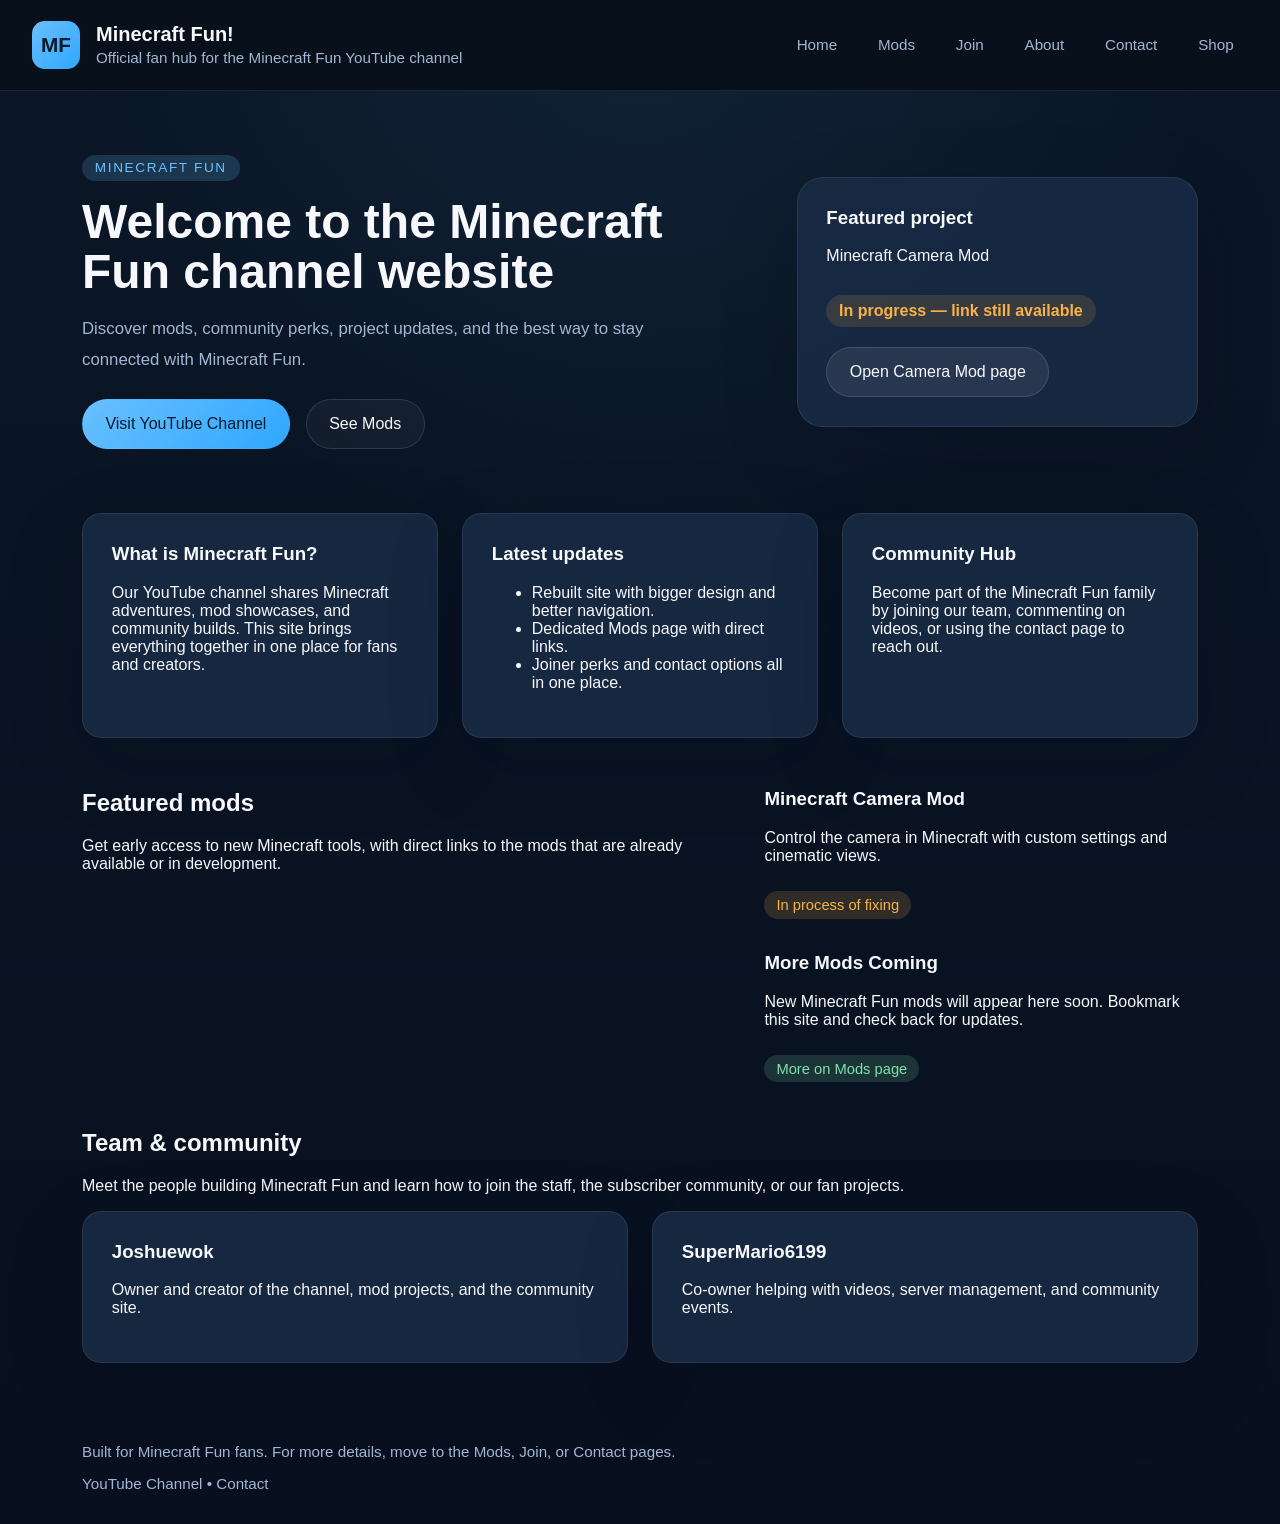
<file: index.html>
<!DOCTYPE html>
<html lang="en">
<head>
  <meta charset="UTF-8" />
  <meta name="viewport" content="width=device-width, initial-scale=1.0" />
  <title>Minecraft Fun!</title>
  <link rel="stylesheet" href="style.css" />
</head>
<body>
  <header class="topbar">
    <div class="brand">
      <div class="logo">MF</div>
      <div>
        <h1>Minecraft Fun!</h1>
        <p>Official fan hub for the Minecraft Fun YouTube channel</p>
      </div>
    </div>
    <nav>
      <a href="index.html">Home</a>
      <a href="mods.html">Mods</a>
      <a href="join.html">Join</a>
      <a href="about.html">About</a>
      <a href="contact.html">Contact</a>
      <a href="shop.html">Shop</a>
    </nav>
  </header>

  <main>
    <section class="hero">
      <div class="hero-copy">
        <span class="eyebrow">Minecraft Fun</span>
        <h2>Welcome to the Minecraft Fun channel website</h2>
        <p>Discover mods, community perks, project updates, and the best way to stay connected with Minecraft Fun.</p>
        <div class="hero-actions">
          <a class="button button-primary" href="https://www.youtube.com/channel/UC1W1mj4ZOsMqXVNVVXcwZIw" target="_blank" rel="noopener">Visit YouTube Channel</a>
          <a class="button" href="mods.html">See Mods</a>
        </div>
      </div>
      <div class="hero-card">
        <h3>Featured project</h3>
        <p>Minecraft Camera Mod</p>
        <p class="status">In progress — link still available</p>
        <a class="button button-secondary" href="https://joshuewok-minecraft-fun-owner.github.io/MC-Camera-Mod" target="_blank" rel="noopener">Open Camera Mod page</a>
      </div>
    </section>

    <section class="section cards-grid">
      <article class="card">
        <h3>What is Minecraft Fun?</h3>
        <p>Our YouTube channel shares Minecraft adventures, mod showcases, and community builds. This site brings everything together in one place for fans and creators.</p>
      </article>
      <article class="card">
        <h3>Latest updates</h3>
        <ul>
          <li>Rebuilt site with bigger design and better navigation.</li>
          <li>Dedicated Mods page with direct links.</li>
          <li>Joiner perks and contact options all in one place.</li>
        </ul>
      </article>
      <article class="card">
        <h3>Community Hub</h3>
        <p>Become part of the Minecraft Fun family by joining our team, commenting on videos, or using the contact page to reach out.</p>
      </article>
    </section>

    <section class="section split-section">
      <div>
        <h2>Featured mods</h2>
        <p>Get early access to new Minecraft tools, with direct links to the mods that are already available or in development.</p>
      </div>
      <div class="feature-list">
        <div class="feature-item">
          <h3>Minecraft Camera Mod</h3>
          <p>Control the camera in Minecraft with custom settings and cinematic views.</p>
          <p class="tag tag-warning">In process of fixing</p>
        </div>
        <div class="feature-item">
          <h3>More Mods Coming</h3>
          <p>New Minecraft Fun mods will appear here soon. Bookmark this site and check back for updates.</p>
          <p class="tag tag-success">More on Mods page</p>
        </div>
      </div>
    </section>

    <section class="section" id="team">
      <h2>Team & community</h2>
      <p>Meet the people building Minecraft Fun and learn how to join the staff, the subscriber community, or our fan projects.</p>
      <div class="team-grid">
        <div class="team-card">
          <h3>Joshuewok</h3>
          <p>Owner and creator of the channel, mod projects, and the community site.</p>
        </div>
        <div class="team-card">
          <h3>SuperMario6199</h3>
          <p>Co-owner helping with videos, server management, and community events.</p>
        </div>
      </div>
    </section>
  </main>

  <footer>
    <p>Built for Minecraft Fun fans. For more details, move to the Mods, Join, or Contact pages.</p>
    <p><a href="https://www.youtube.com/channel/UC1W1mj4ZOsMqXVNVVXcwZIw" target="_blank" rel="noopener">YouTube Channel</a> • <a href="contact.html">Contact</a></p>
  </footer>
</body>
</html>
</file>
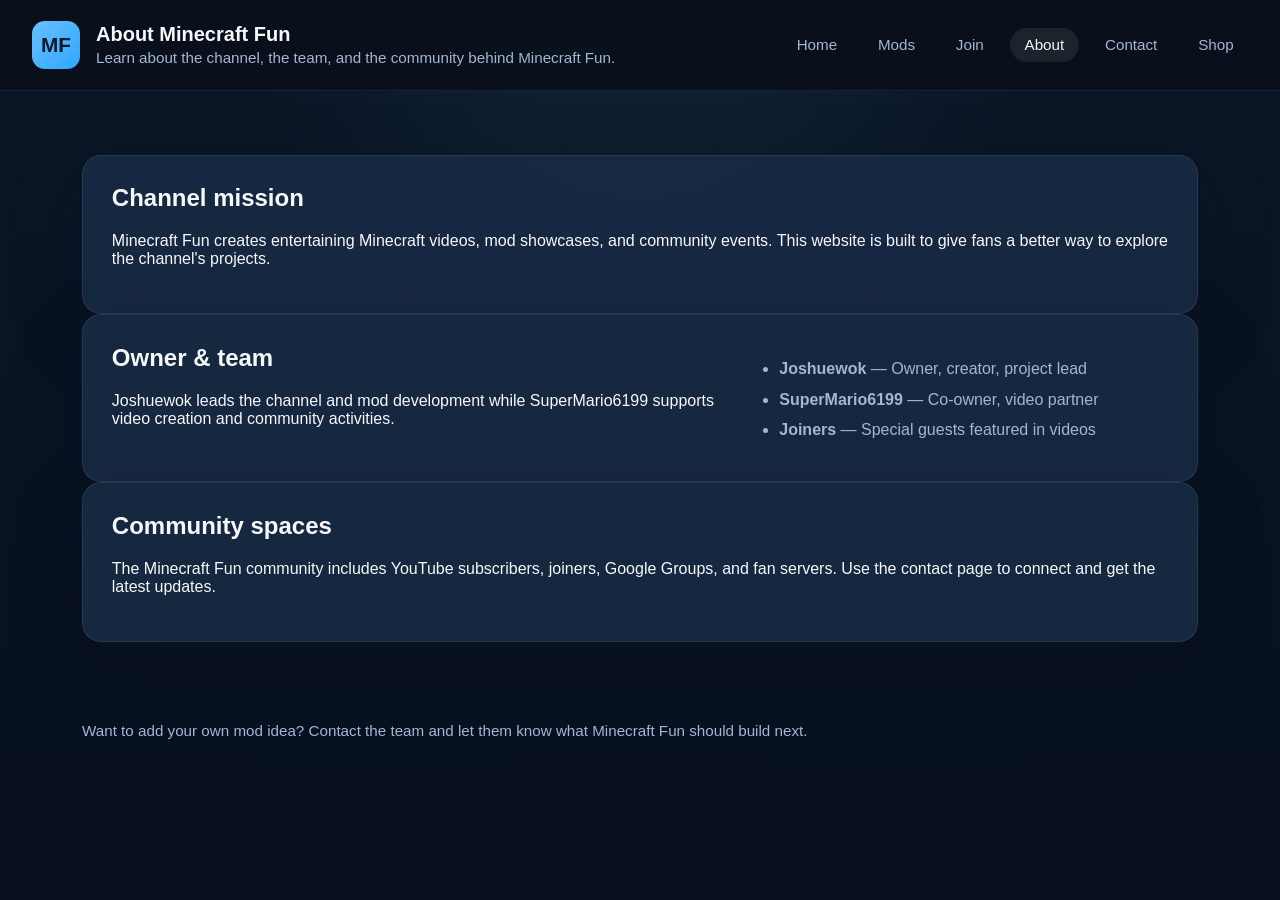
<file: about.html>
<!DOCTYPE html>
<html lang="en">
<head>
  <meta charset="UTF-8" />
  <meta name="viewport" content="width=device-width, initial-scale=1.0" />
  <title>About - Minecraft Fun</title>
  <link rel="stylesheet" href="style.css" />
</head>
<body>
  <header class="topbar">
    <div class="brand">
      <div class="logo">MF</div>
      <div>
        <h1>About Minecraft Fun</h1>
        <p>Learn about the channel, the team, and the community behind Minecraft Fun.</p>
      </div>
    </div>
    <nav>
      <a href="index.html">Home</a>
      <a href="mods.html">Mods</a>
      <a href="join.html">Join</a>
      <a href="about.html" class="active">About</a>
      <a href="contact.html">Contact</a>
      <a href="shop.html">Shop</a>
    </nav>
  </header>

  <main class="section">
    <section class="content-card">
      <h2>Channel mission</h2>
      <p>Minecraft Fun creates entertaining Minecraft videos, mod showcases, and community events. This website is built to give fans a better way to explore the channel's projects.</p>
    </section>

    <section class="content-card split-section">
      <div>
        <h2>Owner & team</h2>
        <p>Joshuewok leads the channel and mod development while SuperMario6199 supports video creation and community activities.</p>
      </div>
      <div class="team-list">
        <ul>
          <li><strong>Joshuewok</strong> — Owner, creator, project lead</li>
          <li><strong>SuperMario6199</strong> — Co-owner, video partner</li>
          <li><strong>Joiners</strong> — Special guests featured in videos</li>
        </ul>
      </div>
    </section>

    <section class="content-card">
      <h2>Community spaces</h2>
      <p>The Minecraft Fun community includes YouTube subscribers, joiners, Google Groups, and fan servers. Use the contact page to connect and get the latest updates.</p>
    </section>
  </main>

  <footer>
    <p>Want to add your own mod idea? Contact the team and let them know what Minecraft Fun should build next.</p>
  </footer>
</body>
</html>
</file>
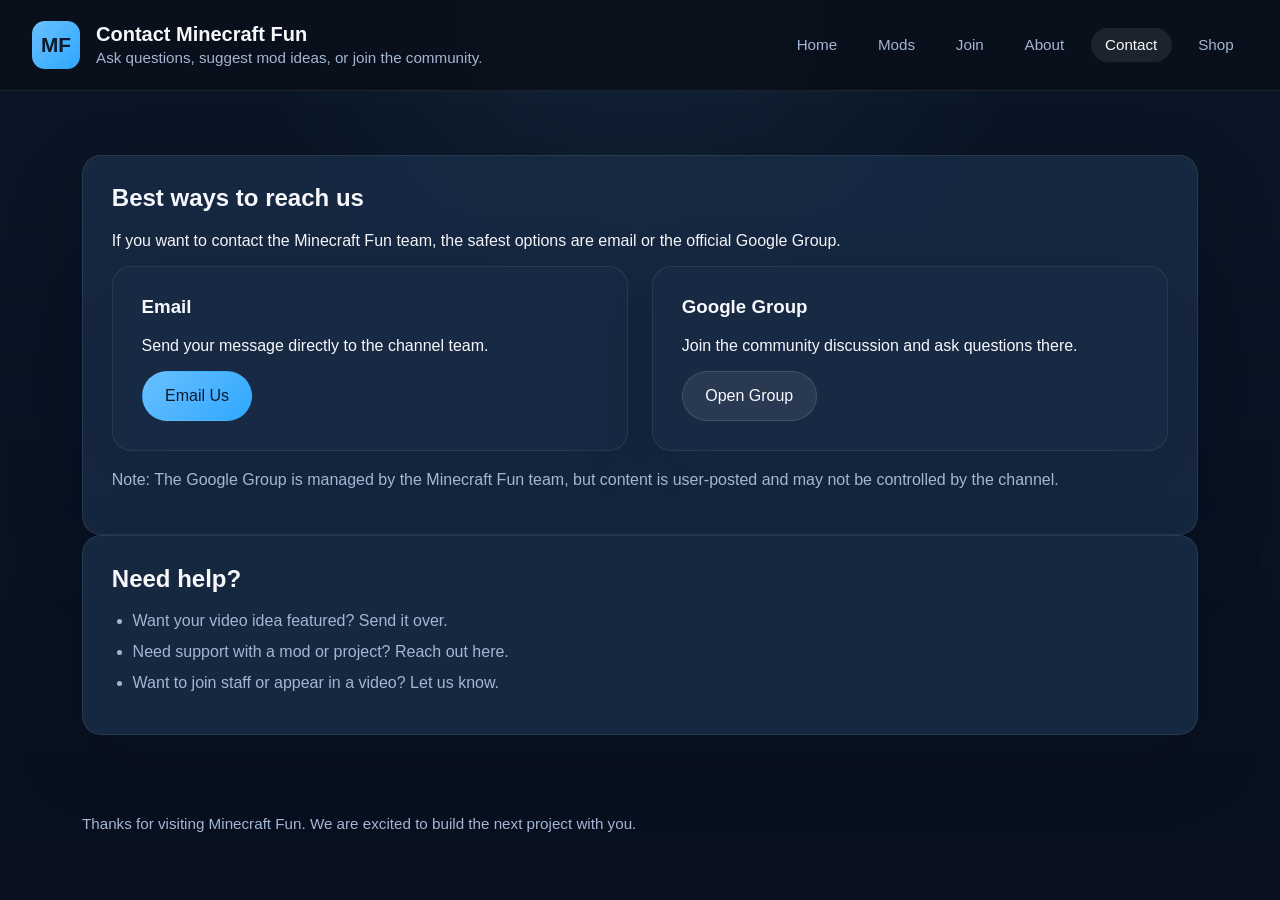
<file: contact.html>
<!DOCTYPE html>
<html lang="en">
<head>
  <meta charset="UTF-8" />
  <meta name="viewport" content="width=device-width, initial-scale=1.0" />
  <title>Contact - Minecraft Fun</title>
  <link rel="stylesheet" href="style.css" />
</head>
<body>
  <header class="topbar">
    <div class="brand">
      <div class="logo">MF</div>
      <div>
        <h1>Contact Minecraft Fun</h1>
        <p>Ask questions, suggest mod ideas, or join the community.</p>
      </div>
    </div>
    <nav>
      <a href="index.html">Home</a>
      <a href="mods.html">Mods</a>
      <a href="join.html">Join</a>
      <a href="about.html">About</a>
      <a href="contact.html" class="active">Contact</a>
      <a href="shop.html">Shop</a>
    </nav>
  </header>

  <main class="section">
    <section class="content-card">
      <h2>Best ways to reach us</h2>
      <p>If you want to contact the Minecraft Fun team, the safest options are email or the official Google Group.</p>
      <div class="contact-grid">
        <div class="contact-card">
          <h3>Email</h3>
          <p>Send your message directly to the channel team.</p>
          <a class="button button-primary" href="mailto:minecraft-fun-ytube@groupsgoogle.com">Email Us</a>
        </div>
        <div class="contact-card">
          <h3>Google Group</h3>
          <p>Join the community discussion and ask questions there.</p>
          <a class="button button-secondary" href="https://groups.google.com/g/minecraft-fun-ytube" target="_blank" rel="noopener">Open Group</a>
        </div>
      </div>
      <p class="note">Note: The Google Group is managed by the Minecraft Fun team, but content is user-posted and may not be controlled by the channel.</p>
    </section>

    <section class="content-card">
      <h2>Need help?</h2>
      <ul>
        <li>Want your video idea featured? Send it over.</li>
        <li>Need support with a mod or project? Reach out here.</li>
        <li>Want to join staff or appear in a video? Let us know.</li>
      </ul>
    </section>
  </main>

  <footer>
    <p>Thanks for visiting Minecraft Fun. We are excited to build the next project with you.</p>
  </footer>
</body>
</html>
</file>
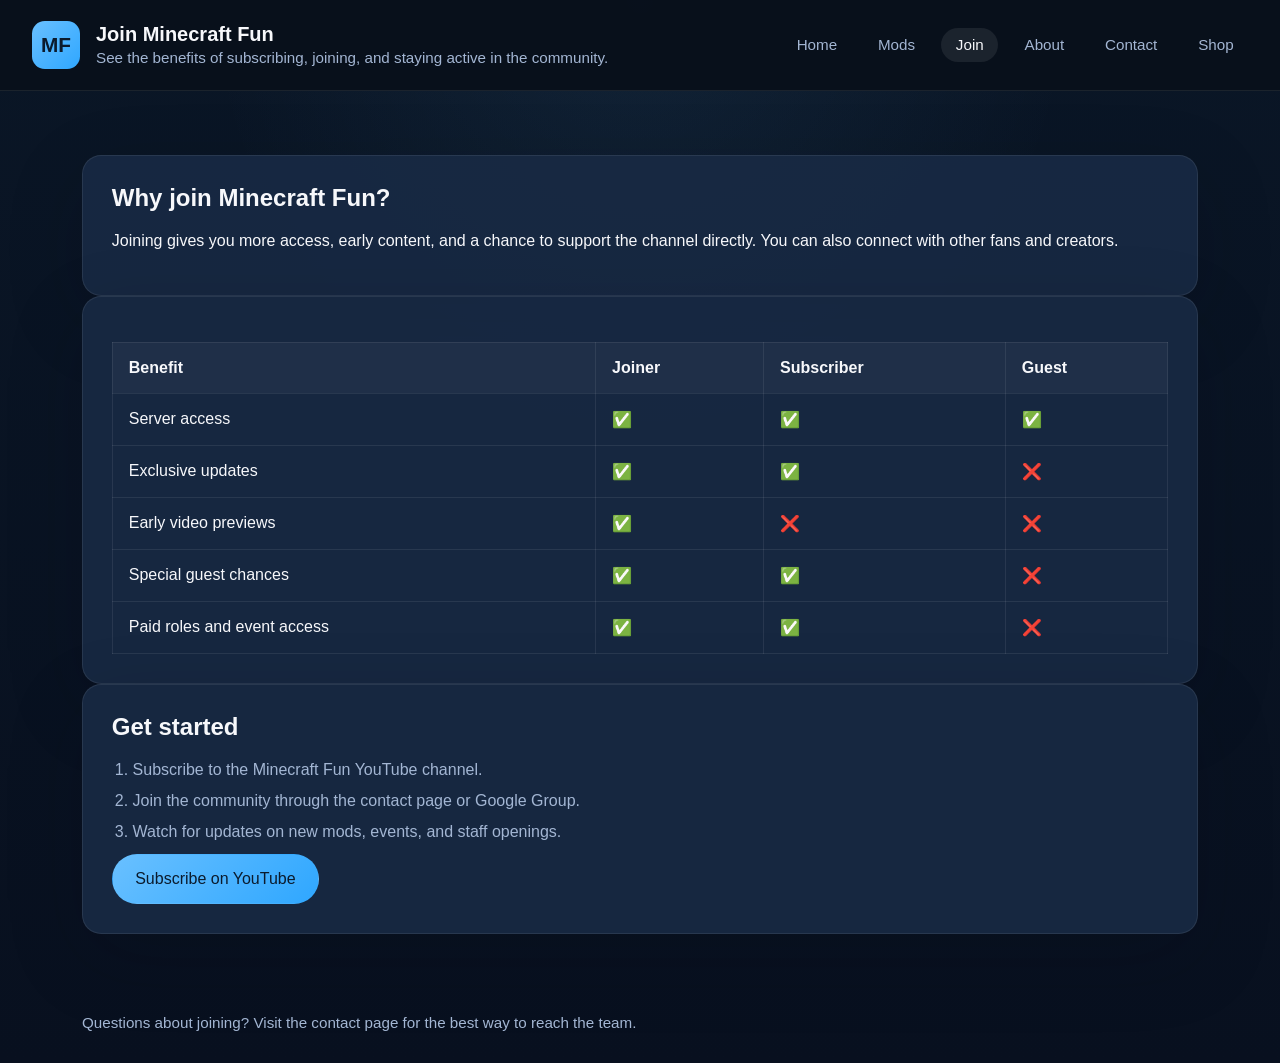
<file: join.html>
<!DOCTYPE html>
<html lang="en">
<head>
  <meta charset="UTF-8" />
  <meta name="viewport" content="width=device-width, initial-scale=1.0" />
  <title>Join - Minecraft Fun</title>
  <link rel="stylesheet" href="style.css" />
</head>
<body>
  <header class="topbar">
    <div class="brand">
      <div class="logo">MF</div>
      <div>
        <h1>Join Minecraft Fun</h1>
        <p>See the benefits of subscribing, joining, and staying active in the community.</p>
      </div>
    </div>
    <nav>
      <a href="index.html">Home</a>
      <a href="mods.html">Mods</a>
      <a href="join.html" class="active">Join</a>
      <a href="about.html">About</a>
      <a href="contact.html">Contact</a>
      <a href="shop.html">Shop</a>
    </nav>
  </header>

  <main class="section">
    <section class="content-card">
      <h2>Why join Minecraft Fun?</h2>
      <p>Joining gives you more access, early content, and a chance to support the channel directly. You can also connect with other fans and creators.</p>
    </section>

    <section class="content-card">
      <table class="benefits-table">
        <thead>
          <tr>
            <th>Benefit</th>
            <th>Joiner</th>
            <th>Subscriber</th>
            <th>Guest</th>
          </tr>
        </thead>
        <tbody>
          <tr>
            <td>Server access</td>
            <td>✅</td>
            <td>✅</td>
            <td>✅</td>
          </tr>
          <tr>
            <td>Exclusive updates</td>
            <td>✅</td>
            <td>✅</td>
            <td>❌</td>
          </tr>
          <tr>
            <td>Early video previews</td>
            <td>✅</td>
            <td>❌</td>
            <td>❌</td>
          </tr>
          <tr>
            <td>Special guest chances</td>
            <td>✅</td>
            <td>✅</td>
            <td>❌</td>
          </tr>
          <tr>
            <td>Paid roles and event access</td>
            <td>✅</td>
            <td>✅</td>
            <td>❌</td>
          </tr>
        </tbody>
      </table>
    </section>

    <section class="content-card">
      <h2>Get started</h2>
      <ol>
        <li>Subscribe to the Minecraft Fun YouTube channel.</li>
        <li>Join the community through the contact page or Google Group.</li>
        <li>Watch for updates on new mods, events, and staff openings.</li>
      </ol>
      <a class="button button-primary" href="https://www.youtube.com/channel/UC1W1mj4ZOsMqXVNVVXcwZIw" target="_blank" rel="noopener">Subscribe on YouTube</a>
    </section>
  </main>

  <footer>
    <p>Questions about joining? Visit the contact page for the best way to reach the team.</p>
  </footer>
</body>
</html>
</file>
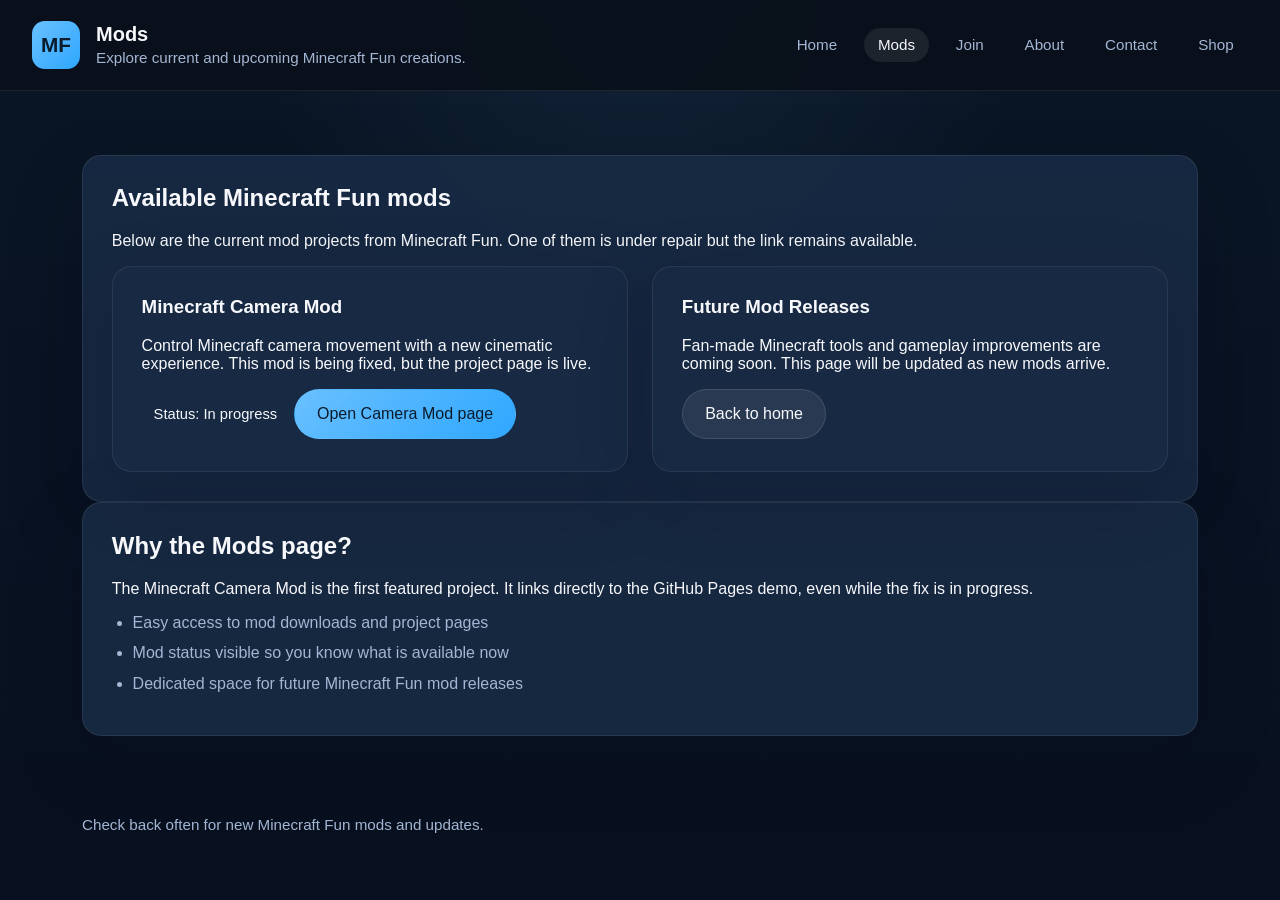
<file: mods.html>
<!DOCTYPE html>
<html lang="en">
<head>
  <meta charset="UTF-8" />
  <meta name="viewport" content="width=device-width, initial-scale=1.0" />
  <title>Mods - Minecraft Fun</title>
  <link rel="stylesheet" href="style.css" />
</head>
<body>
  <header class="topbar">
    <div class="brand">
      <div class="logo">MF</div>
      <div>
        <h1>Mods</h1>
        <p>Explore current and upcoming Minecraft Fun creations.</p>
      </div>
    </div>
    <nav>
      <a href="index.html">Home</a>
      <a href="mods.html" class="active">Mods</a>
      <a href="join.html">Join</a>
      <a href="about.html">About</a>
      <a href="contact.html">Contact</a>
      <a href="shop.html">Shop</a>
    </nav>
  </header>

  <main class="section">
    <section class="content-card">
      <h2>Available Minecraft Fun mods</h2>
      <p>Below are the current mod projects from Minecraft Fun. One of them is under repair but the link remains available.</p>
      <div class="mod-grid">
        <article class="mod-card">
          <h3>Minecraft Camera Mod</h3>
          <p>Control Minecraft camera movement with a new cinematic experience. This mod is being fixed, but the project page is live.</p>
          <p class="status-text">Status: In progress</p>
          <a class="button button-primary" href="https://joshuewok-minecraft-fun-owner.github.io/MC-Camera-Mod" target="_blank" rel="noopener">Open Camera Mod page</a>
        </article>
        <article class="mod-card">
          <h3>Future Mod Releases</h3>
          <p>Fan-made Minecraft tools and gameplay improvements are coming soon. This page will be updated as new mods arrive.</p>
          <a class="button button-secondary" href="index.html">Back to home</a>
        </article>
      </div>
    </section>

    <section class="content-card">
      <h2>Why the Mods page?</h2>
      <p>The Minecraft Camera Mod is the first featured project. It links directly to the GitHub Pages demo, even while the fix is in progress.</p>
      <ul>
        <li>Easy access to mod downloads and project pages</li>
        <li>Mod status visible so you know what is available now</li>
        <li>Dedicated space for future Minecraft Fun mod releases</li>
      </ul>
    </section>
  </main>

  <footer>
    <p>Check back often for new Minecraft Fun mods and updates.</p>
  </footer>
</body>
</html>
</file>
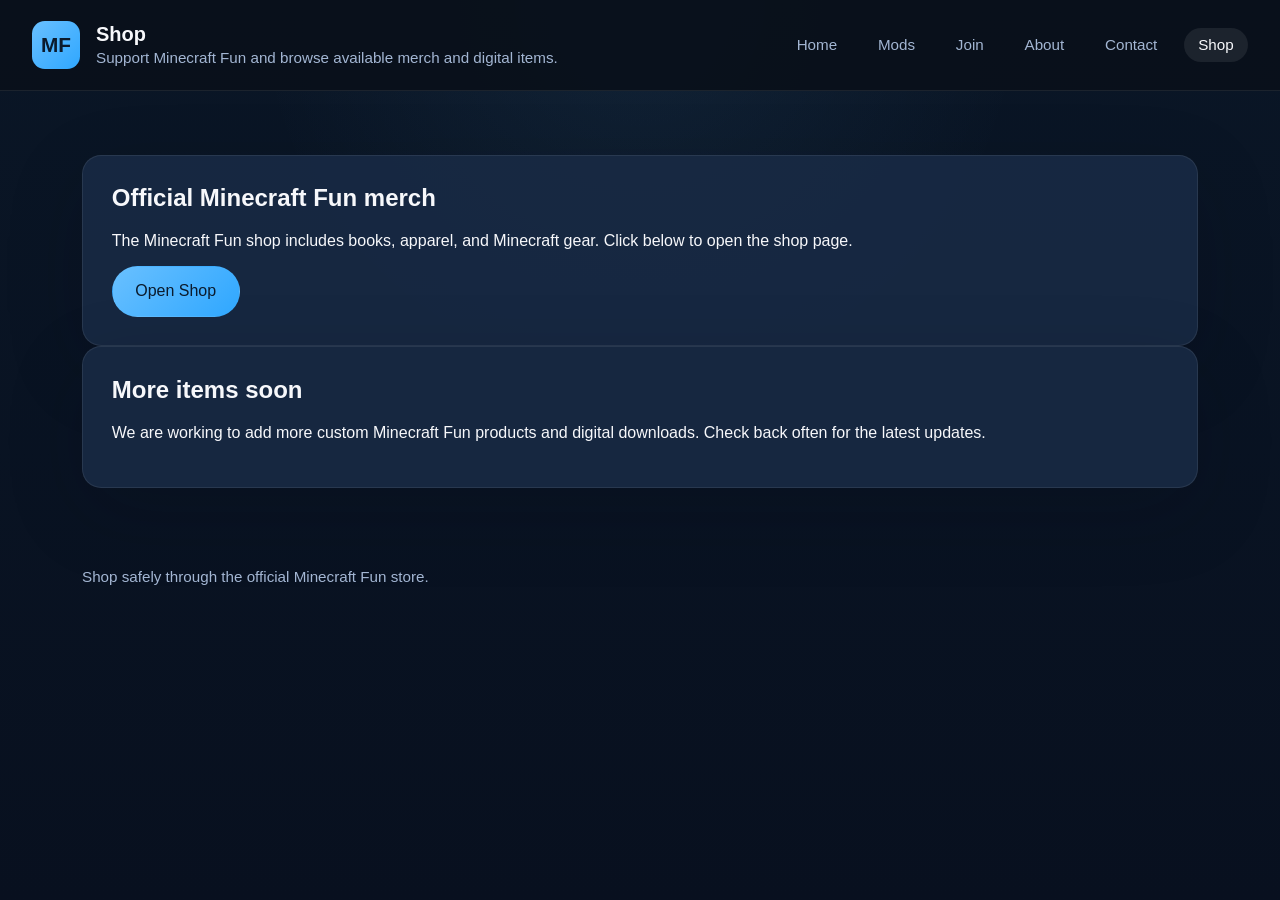
<file: shop.html>
<!DOCTYPE html>
<html lang="en">
<head>
  <meta charset="UTF-8" />
  <meta name="viewport" content="width=device-width, initial-scale=1.0" />
  <title>Shop - Minecraft Fun</title>
  <link rel="stylesheet" href="style.css" />
</head>
<body>
  <header class="topbar">
    <div class="brand">
      <div class="logo">MF</div>
      <div>
        <h1>Shop</h1>
        <p>Support Minecraft Fun and browse available merch and digital items.</p>
      </div>
    </div>
    <nav>
      <a href="index.html">Home</a>
      <a href="mods.html">Mods</a>
      <a href="join.html">Join</a>
      <a href="about.html">About</a>
      <a href="contact.html">Contact</a>
      <a href="shop.html" class="active">Shop</a>
    </nav>
  </header>

  <main class="section">
    <section class="content-card">
      <h2>Official Minecraft Fun merch</h2>
      <p>The Minecraft Fun shop includes books, apparel, and Minecraft gear. Click below to open the shop page.</p>
      <a class="button button-primary" href="https://www.printful.com/dashboard/sync?store=13209948" target="_blank" rel="noopener">Open Shop</a>
    </section>

    <section class="content-card">
      <h2>More items soon</h2>
      <p>We are working to add more custom Minecraft Fun products and digital downloads. Check back often for the latest updates.</p>
    </section>
  </main>

  <footer>
    <p>Shop safely through the official Minecraft Fun store.</p>
  </footer>
</body>
</html>
</file>
<file: style.css>
@font-face {
  font-family: 'minecraft';
  src: url('minecraft_font.ttf') format('truetype');
  font-weight: normal;
  font-style: normal;
}

:root {
  --bg: #0b1b2d;
  --surface: #12263f;
  --surface-strong: #1b3560;
  --text: #f7f8fb;
  --muted: #a3b6d3;
  --accent: #69c0ff;
  --accent-strong: #2fa7ff;
  --warning: #f9b249;
  --success: #7fe2a8;
  --border: rgba(255, 255, 255, 0.08);
}

* {
  box-sizing: border-box;
}

body {
  margin: 0;
  font-family: 'minecraft', 'Segoe UI', Arial, sans-serif;
  background: radial-gradient(circle at top, rgba(105, 192, 255, 0.08), transparent 35%),
    linear-gradient(180deg, #0a1626 0%, #08101f 100%);
  color: var(--text);
  min-height: 100vh;
}

body a {
  color: inherit;
  text-decoration: none;
}

.topbar {
  display: flex;
  align-items: center;
  justify-content: space-between;
  gap: 1rem;
  padding: 1.3rem 2rem;
  border-bottom: 1px solid rgba(255,255,255,0.08);
  background: rgba(9, 16, 27, 0.95);
  position: sticky;
  top: 0;
  z-index: 100;
}

.brand {
  display: flex;
  align-items: center;
  gap: 1rem;
}

.logo {
  width: 3rem;
  height: 3rem;
  border-radius: 0.8rem;
  background: linear-gradient(135deg, #69c0ff, #2fa7ff);
  display: grid;
  place-items: center;
  font-weight: 900;
  color: #0b1b2d;
  font-size: 1.3rem;
}

.topbar h1 {
  margin: 0;
  font-size: 1.25rem;
}

.topbar p {
  margin: 0.2rem 0 0;
  color: var(--muted);
  font-size: 0.95rem;
}

nav {
  display: flex;
  flex-wrap: wrap;
  gap: 0.75rem;
}

nav a {
  color: var(--muted);
  font-size: 0.95rem;
  padding: 0.55rem 0.9rem;
  border-radius: 999px;
  transition: background 0.2s ease, color 0.2s ease;
}

nav a:hover,
nav a.active {
  color: var(--text);
  background: rgba(255,255,255,0.08);
}

main {
  padding: 2rem;
  max-width: 1180px;
  margin: 0 auto;
}

.hero {
  display: grid;
  grid-template-columns: 1.7fr 1fr;
  gap: 2rem;
  align-items: center;
  padding: 2rem 0;
}

.hero-copy {
  max-width: 40rem;
}

.hero-copy .eyebrow {
  display: inline-block;
  padding: 0.35rem 0.8rem;
  border-radius: 999px;
  background: rgba(105, 192, 255, 0.18);
  color: var(--accent);
  text-transform: uppercase;
  letter-spacing: 0.12em;
  font-size: 0.85rem;
  margin-bottom: 1rem;
}

.hero-copy h2 {
  margin: 0;
  font-size: clamp(2rem, 4vw, 3rem);
  line-height: 1.05;
}

.hero-copy p {
  color: var(--muted);
  font-size: 1.05rem;
  line-height: 1.8;
}

.hero-actions {
  display: flex;
  flex-wrap: wrap;
  gap: 1rem;
  margin-top: 1.5rem;
}

.button {
  display: inline-flex;
  align-items: center;
  justify-content: center;
  border: 1px solid rgba(255,255,255,0.12);
  background: rgba(255,255,255,0.04);
  color: var(--text);
  padding: 0.95rem 1.4rem;
  border-radius: 999px;
  transition: transform 0.2s ease, background 0.2s ease;
}

.button:hover {
  transform: translateY(-1px);
  background: rgba(105, 192, 255, 0.12);
}

.button-primary {
  background: linear-gradient(135deg, #69c0ff, #2fa7ff);
  color: #0b1b2d;
  border-color: transparent;
}

.button-secondary {
  background: rgba(255,255,255,0.08);
}

.hero-card,
.content-card,
.card,
.team-card,
.mod-card,
.contact-card {
  background: rgba(24, 42, 68, 0.92);
  border: 1px solid var(--border);
  border-radius: 1.2rem;
  padding: 1.8rem;
  box-shadow: 0 24px 80px rgba(4, 13, 27, 0.16);
}

.hero-card h3,
.content-card h2,
.card h3,
.team-card h3,
.mod-card h3,
.contact-card h3 {
  margin-top: 0;
}

.hero-card {
  border-radius: 1.6rem;
}

.status {
  display: inline-flex;
  padding: 0.45rem 0.8rem;
  border-radius: 999px;
  background: rgba(249, 178, 73, 0.14);
  color: #f9b249;
  font-weight: 700;
  margin: 0.85rem 0 1.2rem;
}

.section {
  margin-top: 2rem;
}

.cards-grid,
.team-grid,
.mod-grid,
.contact-grid {
  display: grid;
  gap: 1.5rem;
}

.cards-grid {
  grid-template-columns: repeat(auto-fit, minmax(220px, 1fr));
}

.team-grid,
.mod-grid,
.contact-grid {
  grid-template-columns: repeat(auto-fit, minmax(250px, 1fr));
}

.split-section {
  display: grid;
  grid-template-columns: 1.2fr 0.8fr;
  gap: 2rem;
  align-items: start;
}

.content-card ul,
.content-card ol {
  margin: 1rem 0 0;
  padding-left: 1.3rem;
  color: var(--muted);
}

.content-card ul li,
.content-card ol li {
  margin-bottom: 0.8rem;
}

.benefits-table {
  width: 100%;
  border-collapse: collapse;
  margin-top: 1rem;
}

.benefits-table th,
.benefits-table td {
  border: 1px solid rgba(255,255,255,0.08);
  padding: 1rem;
  text-align: left;
}

.benefits-table th {
  background: rgba(255,255,255,0.04);
}

.status-text,
.tag {
  display: inline-block;
  margin-top: 0.65rem;
  padding: 0.35rem 0.75rem;
  border-radius: 999px;
  font-size: 0.92rem;
}

.tag-warning {
  background: rgba(249, 178, 73, 0.16);
  color: #f9b249;
}

.tag-success {
  background: rgba(127, 226, 168, 0.16);
  color: #7fe2a8;
}

.note {
  color: var(--muted);
  margin-top: 1.25rem;
}

footer {
  margin: 3rem auto 2rem;
  max-width: 1180px;
  padding: 0 2rem;
  color: var(--muted);
  font-size: 0.95rem;
}

@media (max-width: 900px) {
  .hero {
    grid-template-columns: 1fr;
  }

  .split-section {
    grid-template-columns: 1fr;
  }
}

@media (max-width: 720px) {
  .topbar {
    flex-direction: column;
    align-items: flex-start;
  }

  nav {
    width: 100%;
    justify-content: flex-start;
  }
}
</file>
